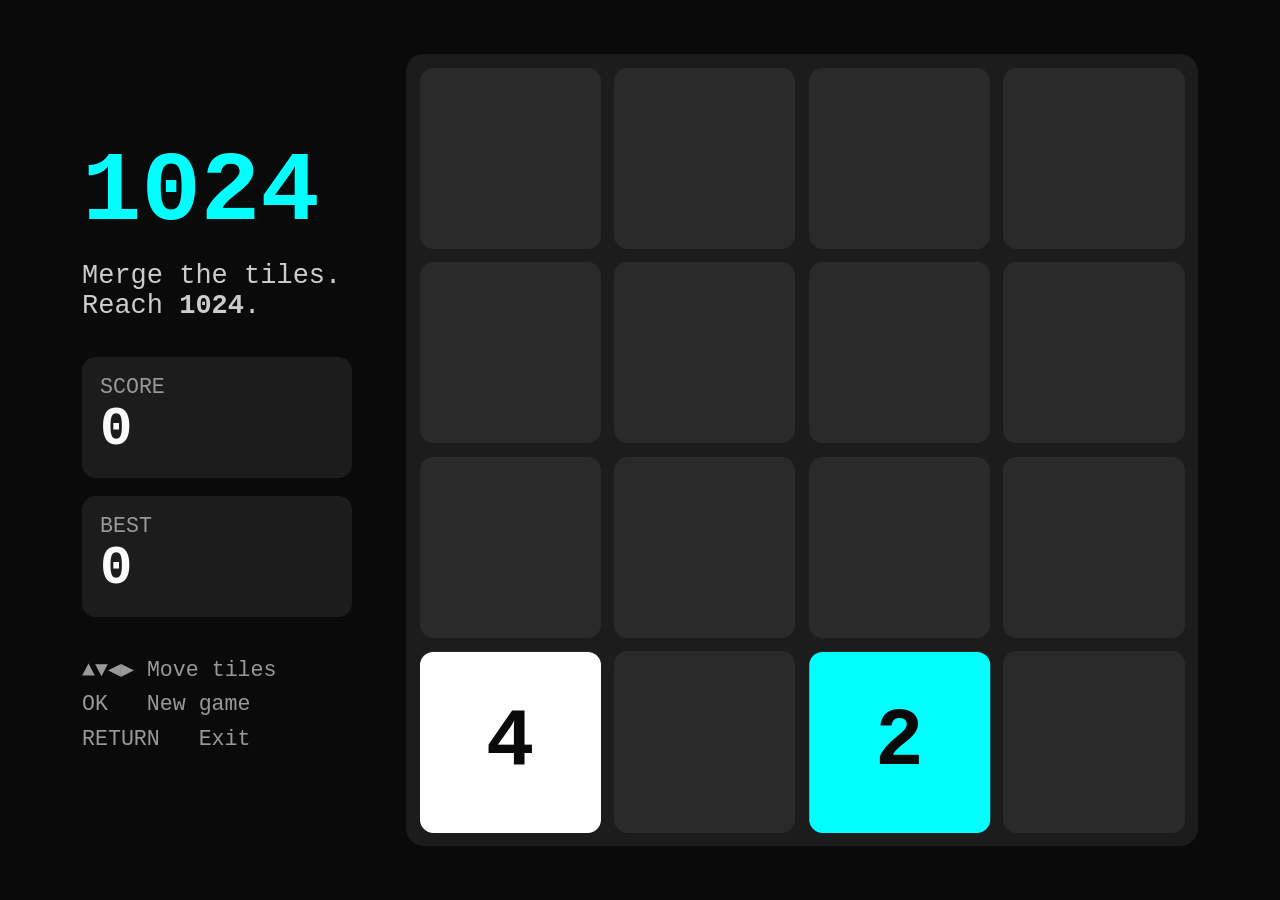
<file: tizen/index.html>
<!DOCTYPE html>
<html lang="en">
<head>
<meta charset="utf-8">
<title>Game 1024</title>
<meta name="viewport" content="width=device-width, initial-scale=1">
<link rel="stylesheet" href="style.css">
</head>
<body>
<div id="app">
  <div id="side">
    <h1>1024</h1>
    <p class="tag">Merge the tiles. Reach <b>1024</b>.</p>
    <div class="box"><span>SCORE</span><strong id="score">0</strong></div>
    <div class="box"><span>BEST</span><strong id="best">0</strong></div>
    <p class="help">&#9650;&#9660;&#9664;&#9654; Move tiles<br>OK&nbsp;&nbsp; New game<br>RETURN&nbsp;&nbsp; Exit</p>
  </div>
  <div id="board"></div>
  <div id="exit" class="hidden"><div><h2>EXIT GAME?</h2><p>Press OK to exit.&nbsp;&nbsp;Press RETURN to go back.</p></div></div>
  <div id="overlay" class="hidden"><div><h2 id="ov-title"></h2><p id="ov-text"></p></div></div>
</div>
<script src="game.js"></script>
</body>
</html>
</file>
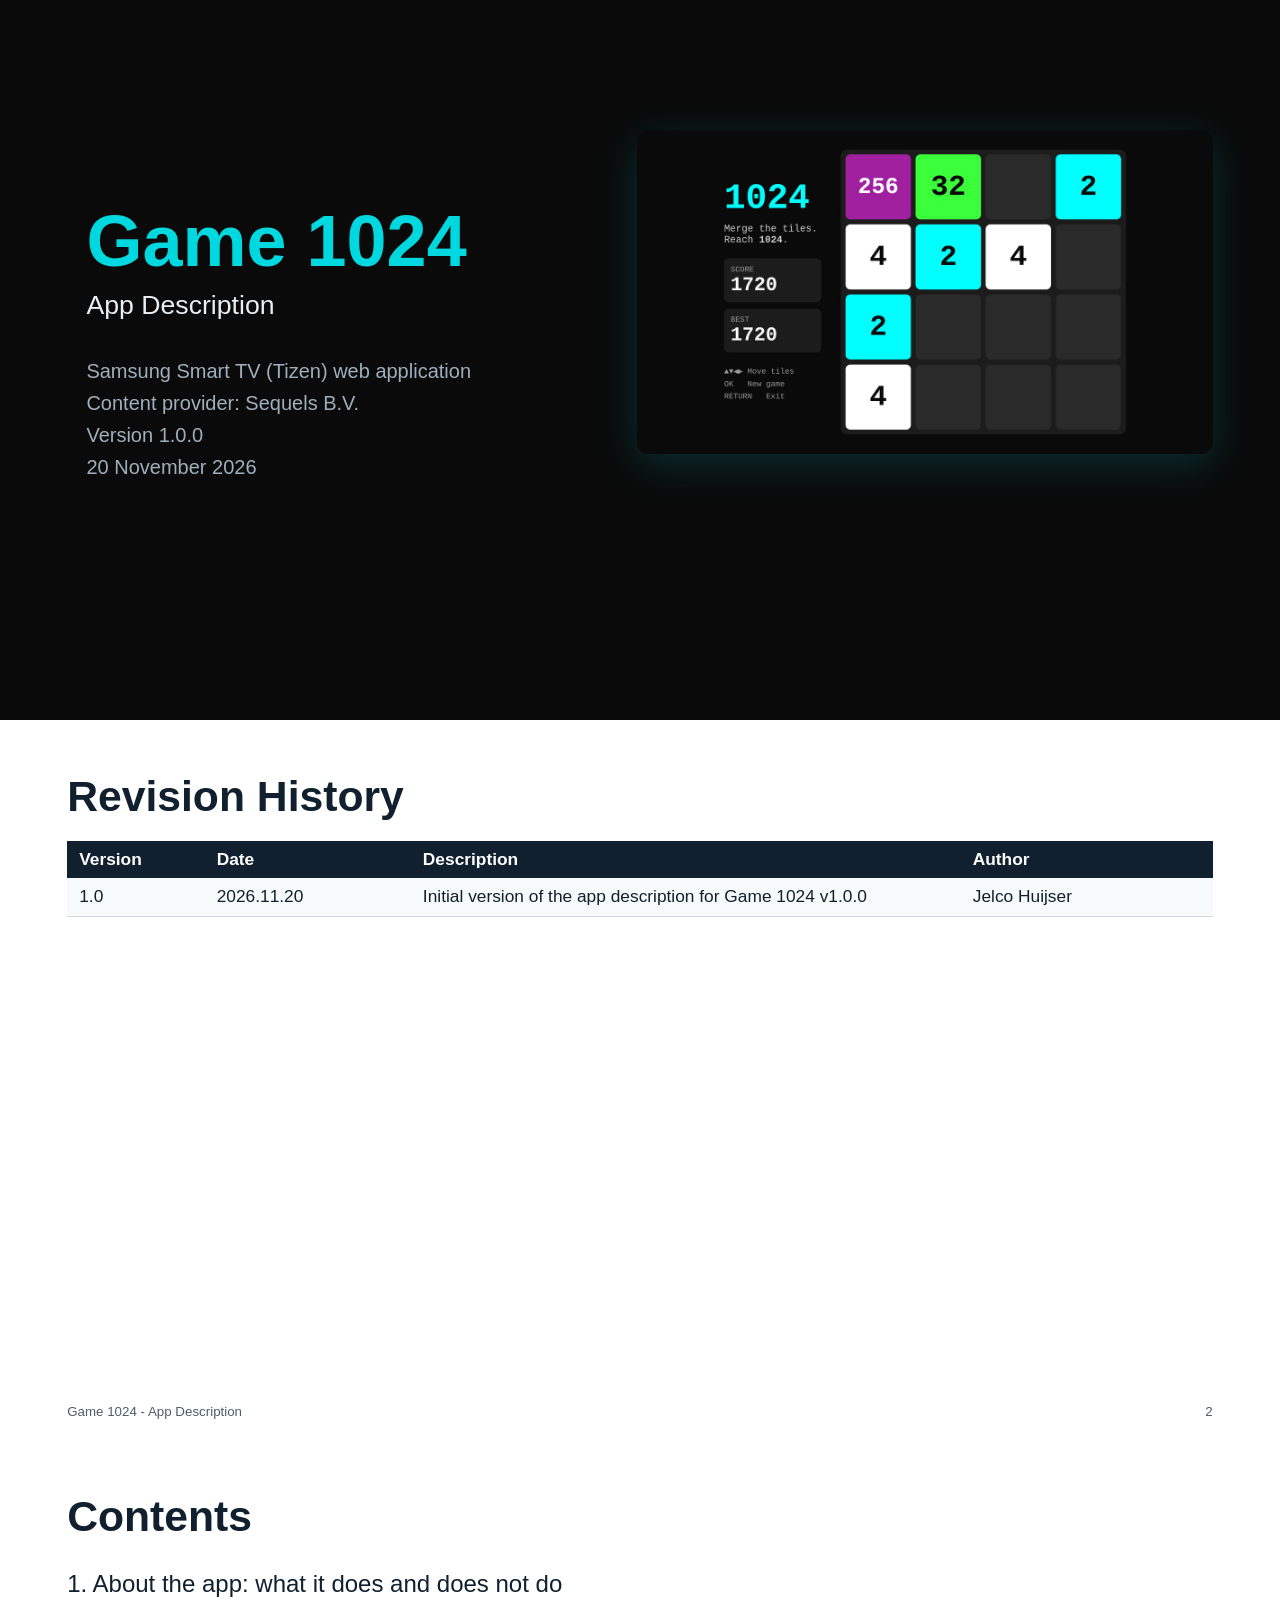
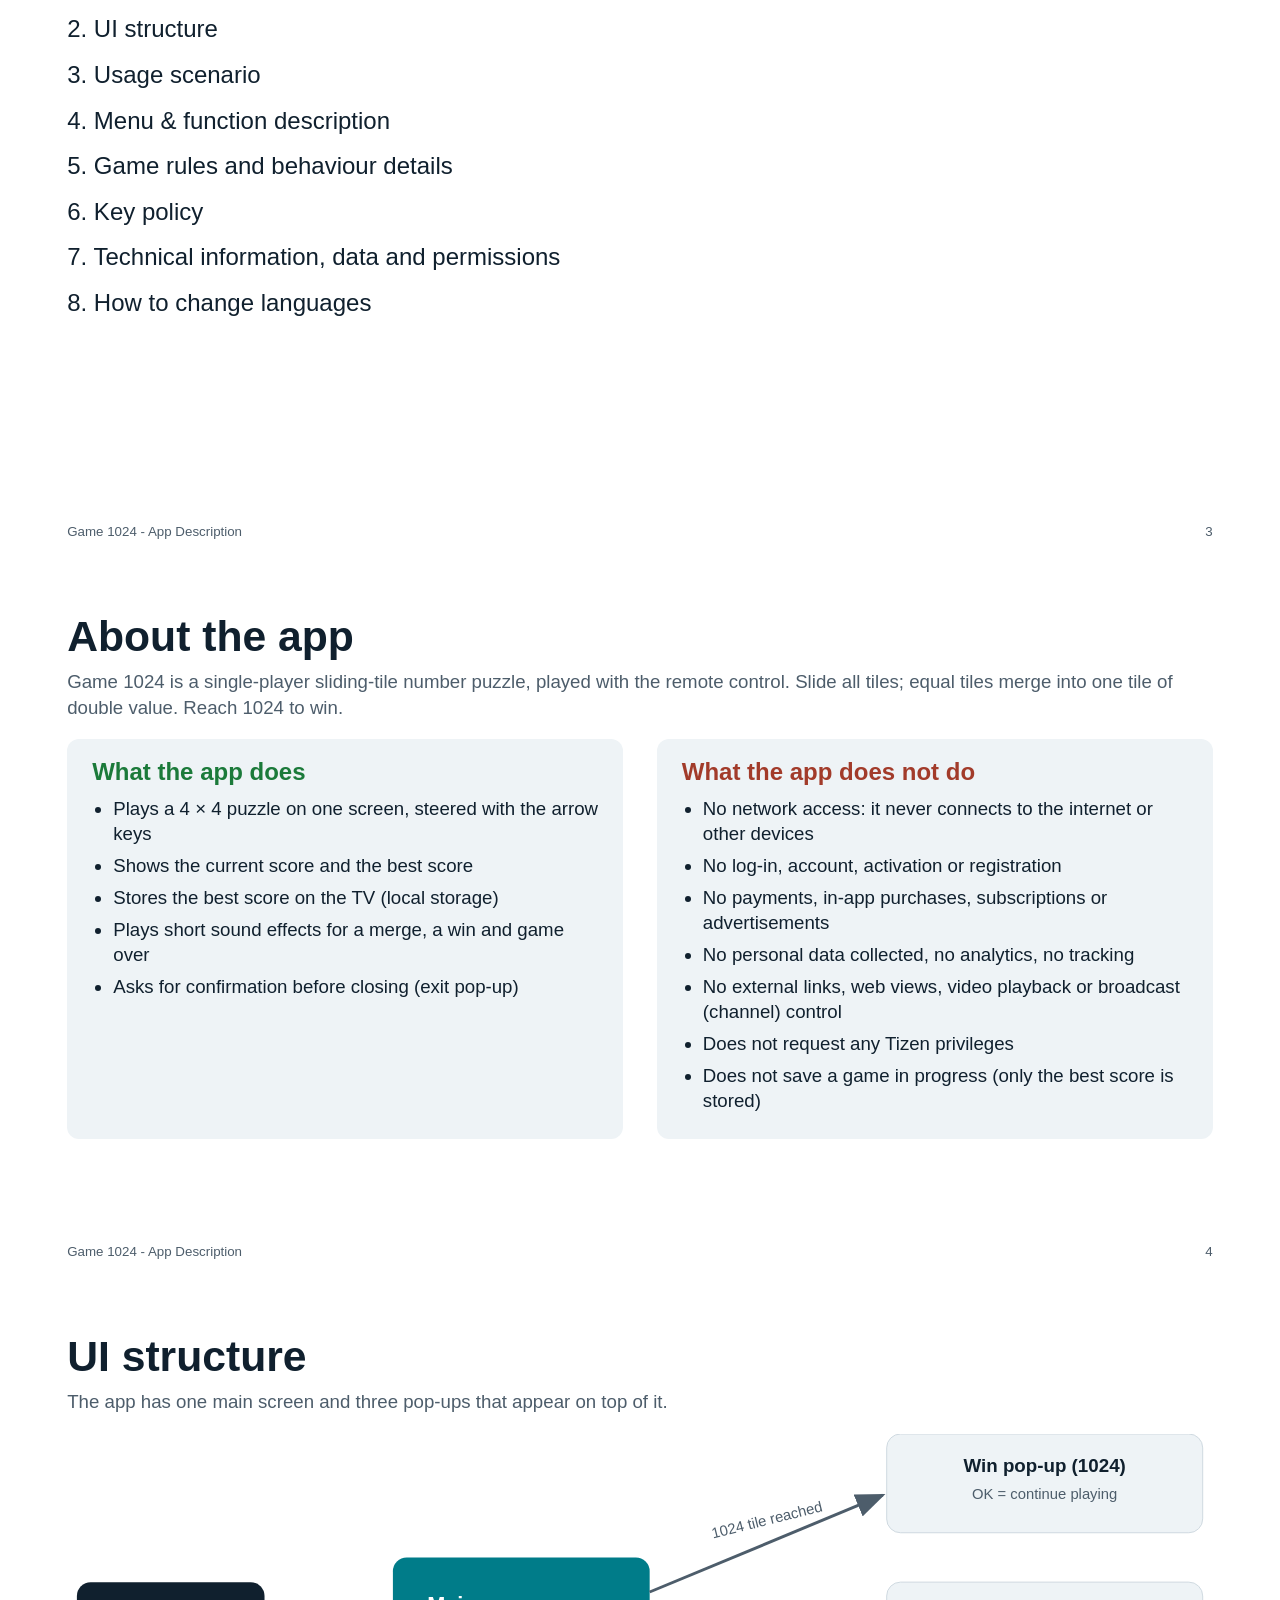
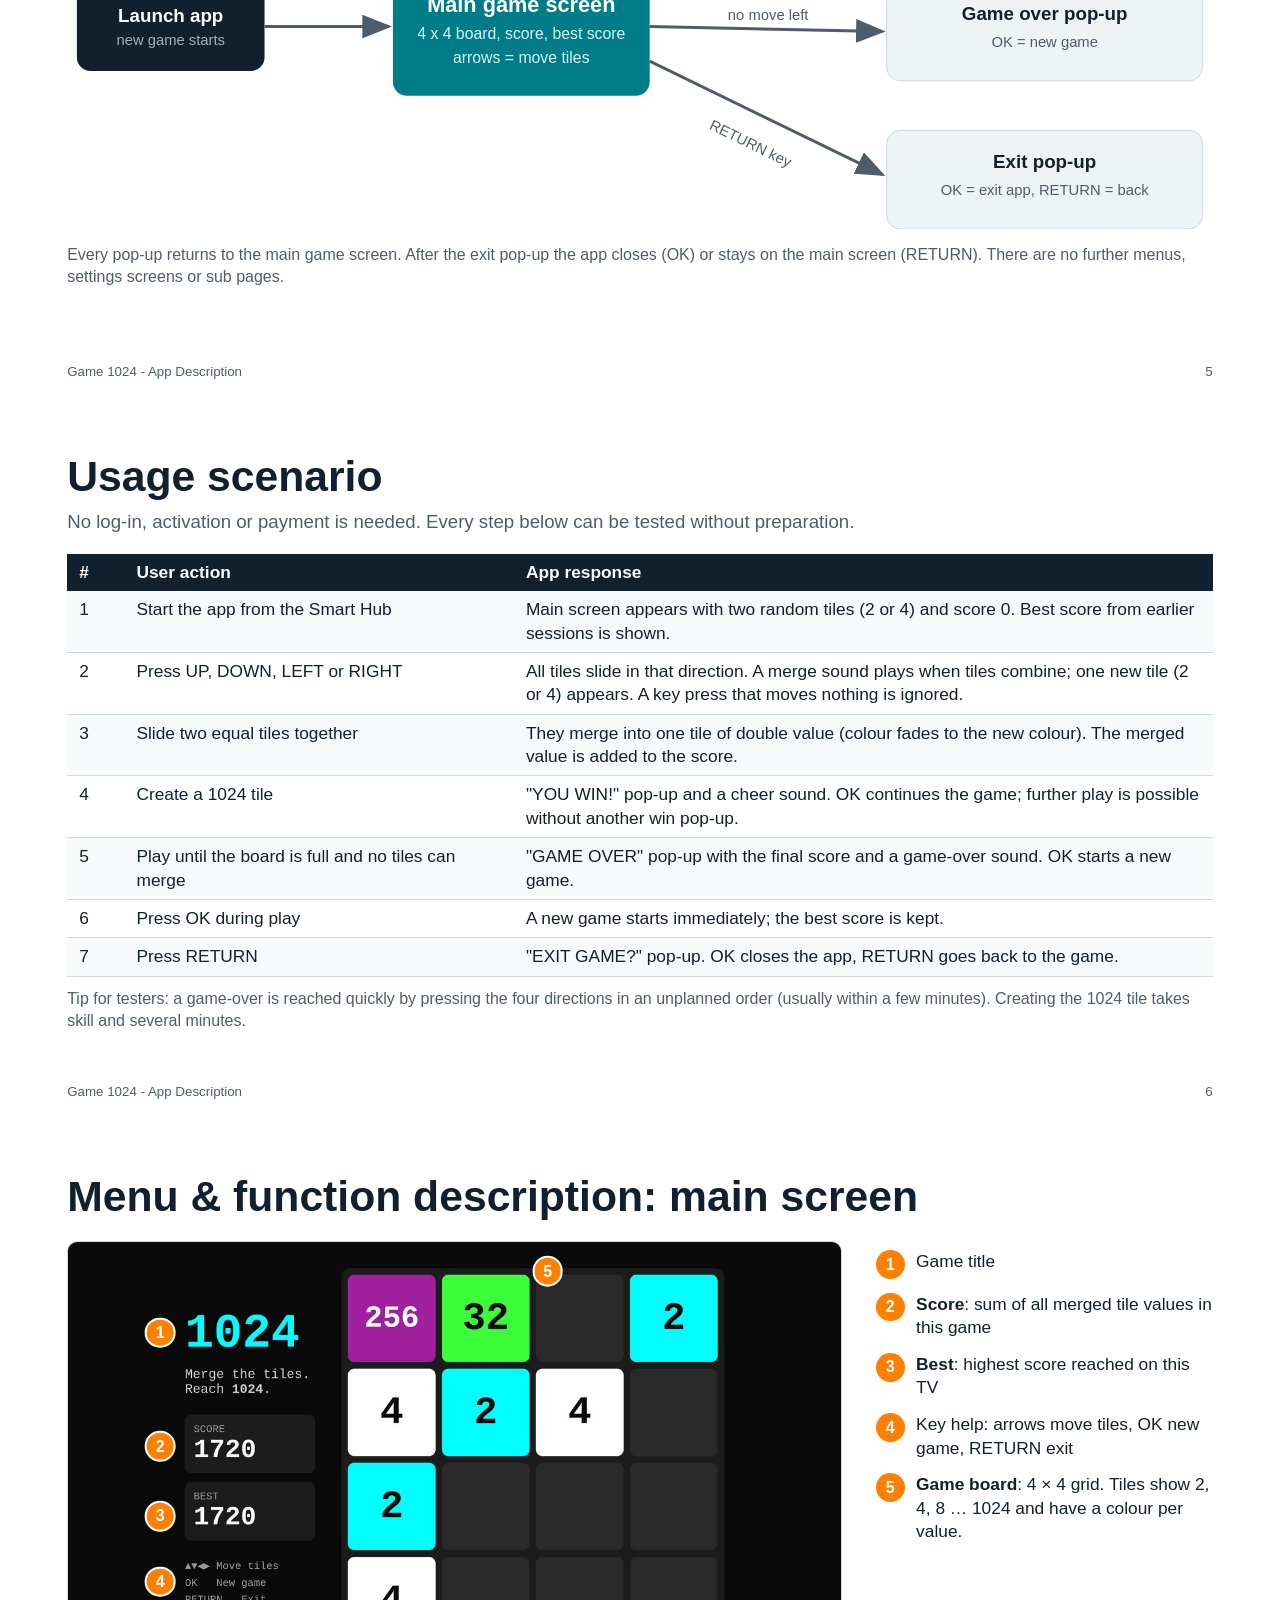
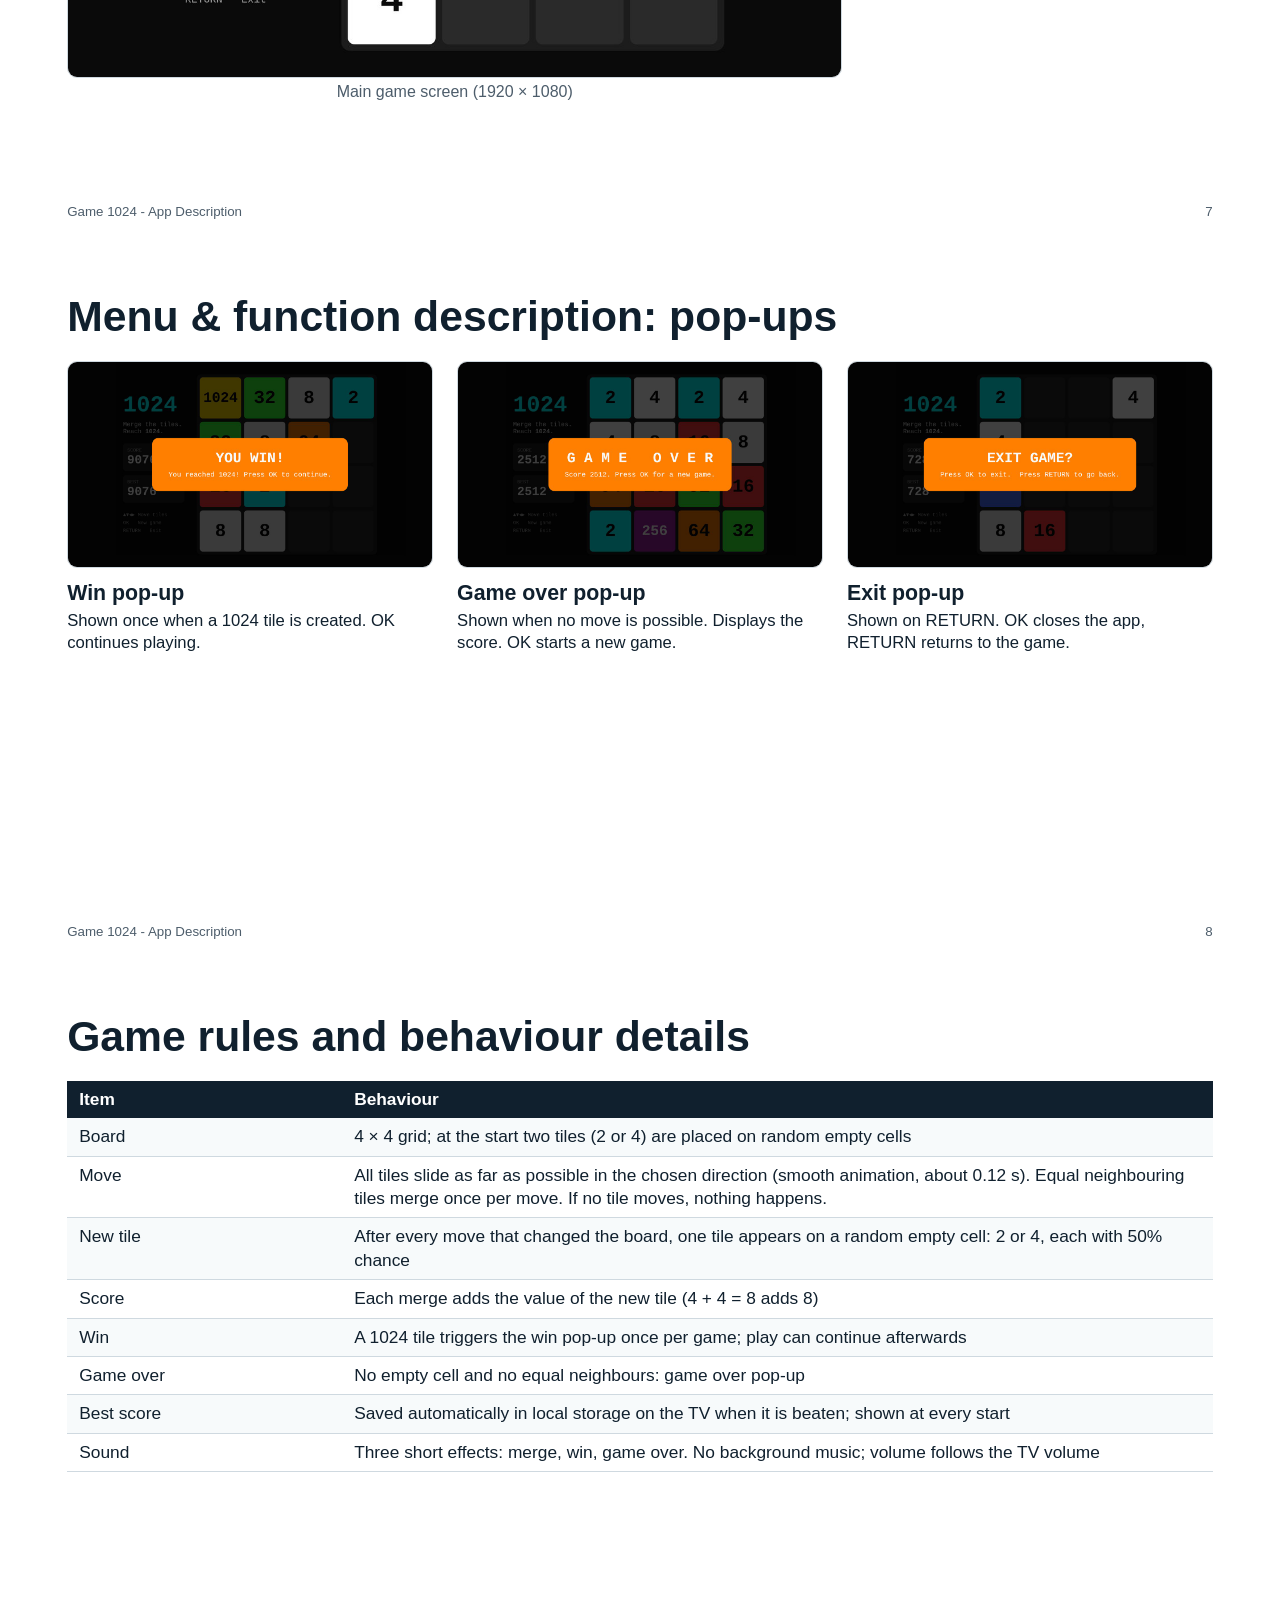
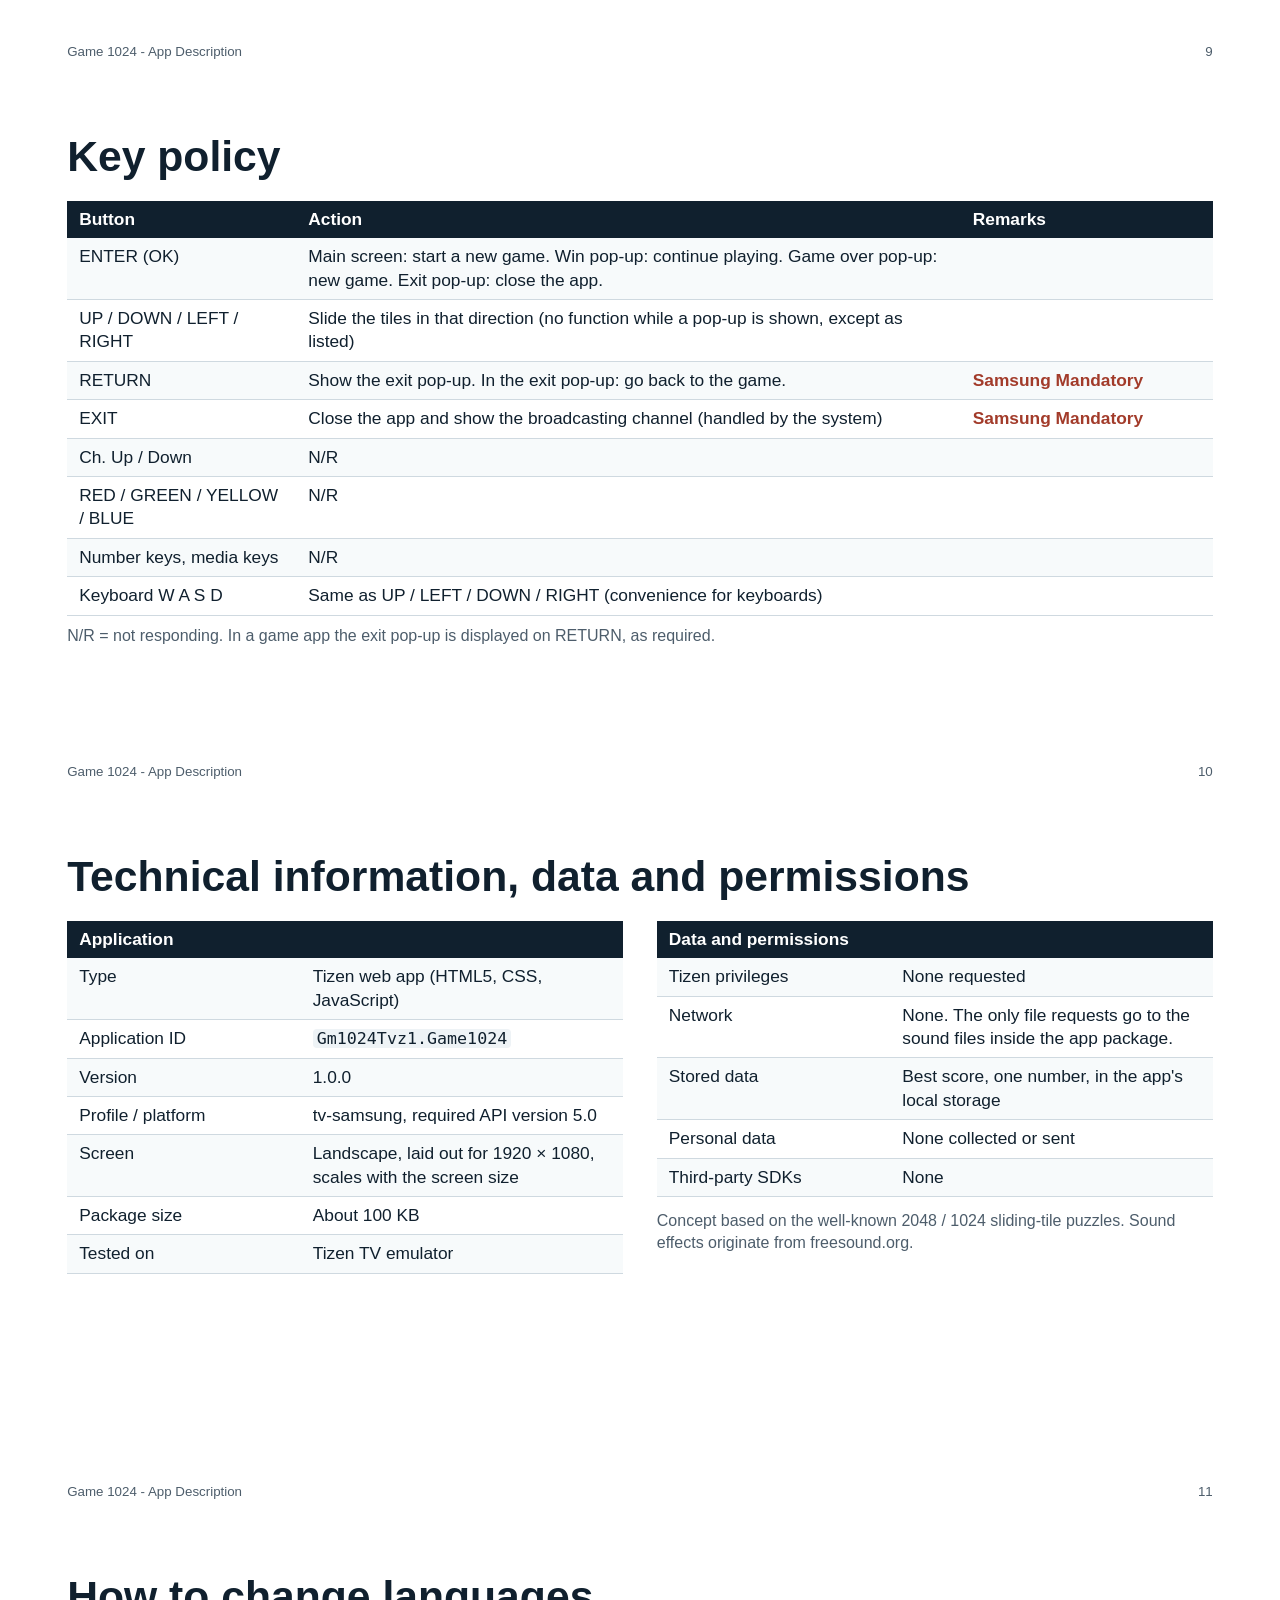
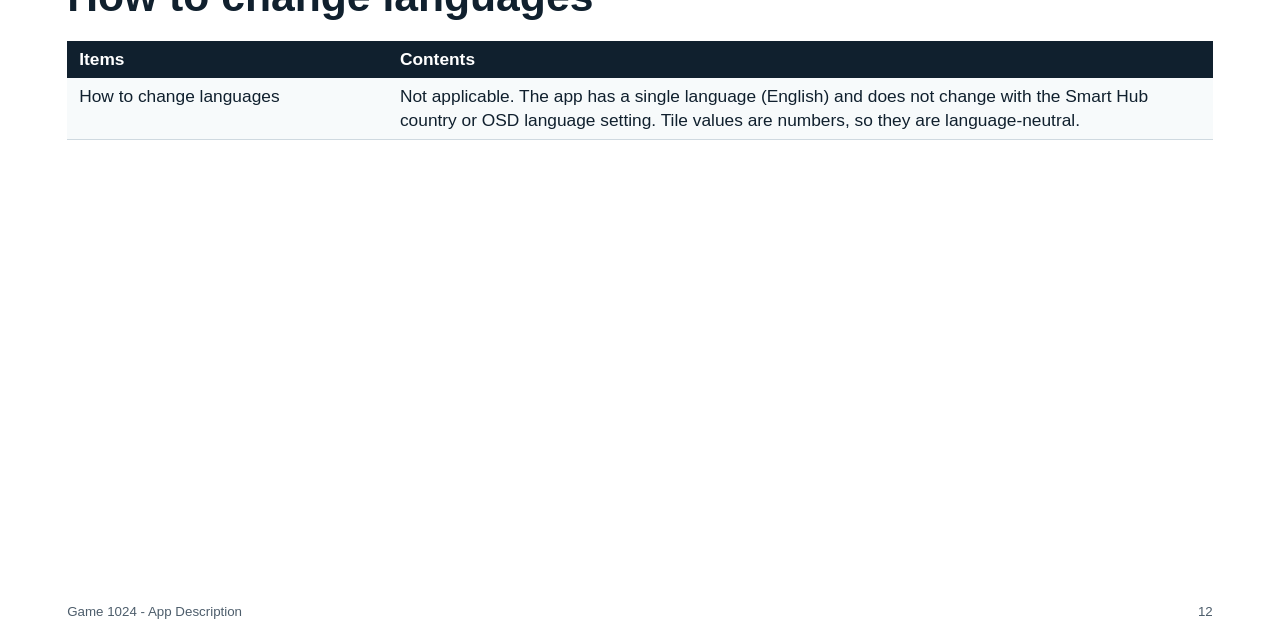
<file: store_assets/app_description/index.html>
<!DOCTYPE html>
<html lang="en">
<head>
<meta charset="utf-8">
<title>Game 1024 - App Description</title>
<style>
@page { size: 13.333in 7.5in; margin: 0; }
:root { --ink:#10202e; --muted:#4d5d6b; --teal:#007c89; --cyan:#00d8e0; --card:#eef3f6; --line:#cfd9e0; --dark:#0a0a0a; }
* { box-sizing: border-box; margin: 0; padding: 0; }
html, body { background: #fff; color: var(--ink); font-family: "Liberation Sans", Arial, Helvetica, sans-serif; }
.page { width: 13.333in; height: 7.5in; padding: .55in .7in .5in; position: relative; overflow: hidden; page-break-after: always; break-after: page; background:#fff; }
.page:last-child { page-break-after: auto; break-after: auto; }
h1 { font-size: 32pt; line-height: 1.1; margin-bottom: .22in; }
h2 { font-size: 18pt; margin-bottom: .1in; color: var(--teal); }
p, li, td, th { font-size: 14pt; line-height: 1.35; }
.sub { font-size: 14pt; color: var(--muted); margin-top: -.12in; margin-bottom: .2in; }
.foot { position: absolute; left: .7in; right: .7in; bottom: .22in; font-size: 10pt; color: var(--muted); display: flex; justify-content: space-between; }
code { font-family: "DejaVu Sans Mono", monospace; font-size: 12.5pt; background: var(--card); padding: 0 4px; border-radius: 4px; }

/* cover */
.cover { background: var(--dark); color: #fff; padding: 0; }
.cover .txt { position: absolute; left: .9in; top: 2.1in; width: 5.6in; }
.cover h1 { font-size: 54pt; color: var(--cyan); margin-bottom: .1in; }
.cover .k { font-size: 20pt; color: #e8eef2; margin-bottom: .35in; }
.cover .m { font-size: 15pt; color: #9fb0bc; line-height: 1.6; }
.cover img { position: absolute; right: .7in; top: 1.35in; width: 6.0in; border-radius: 12px; box-shadow: 0 10px 40px rgba(0,216,224,.18); }

table { border-collapse: collapse; width: 100%; }
th { text-align: left; background: var(--ink); color: #fff; padding: 7px 12px; font-size: 13pt; }
td { padding: 7px 12px; border-bottom: 1px solid var(--line); vertical-align: top; font-size: 13pt; }
tr:nth-child(even) td { background: #f7fafb; }
.cols { display: flex; gap: .35in; }
.cols > div { flex: 1; }
.card { background: var(--card); border-radius: 12px; padding: .2in .26in; }
.card ul { padding-left: .22in; }
.card li { margin-bottom: .07in; }
.yes h2 { color: #1b7a3a; } .no h2 { color: #a23b2a; }
.num { display: inline-flex; width: .3in; height: .3in; border-radius: 50%; background: var(--teal); color: #fff; font-weight: bold; font-size: 12pt; align-items: center; justify-content: center; }
.small { font-size: 12pt; color: var(--muted); }
.mand { color: #a23b2a; font-weight: bold; }

/* shots with callouts */
.shot { position: relative; }
.shot img { width: 100%; display: block; border-radius: 10px; border: 1px solid var(--line); }
.badge { position: absolute; width: .32in; height: .32in; border-radius: 50%; background: #ff7f00; color: #fff; font-weight: bold; font-size: 12pt; display: flex; align-items: center; justify-content: center; transform: translate(-50%,-50%); border: 2px solid #fff; }
.cap { font-size: 12pt; color: var(--muted); margin-top: .06in; text-align: center; }
.legend p { margin-bottom: .14in; font-size: 13pt; display: flex; align-items: flex-start; gap: .12in; }
.legend p .num { flex: none; }
.legend .num { background: #ff7f00; }
.three { display: flex; gap: .25in; }
.three > div { flex: 1; }
.three img { width: 100%; border-radius: 10px; border: 1px solid var(--line); }
.three h2 { font-size: 16pt; margin: .1in 0 .04in; color: var(--ink); }
.three p { font-size: 12.5pt; }

/* flow */
.flow { width: 100%; }
.flow text { font-family: "Liberation Sans", Arial, sans-serif; }
</style>
</head>
<body>

<!-- 1 cover -->
<section class="page cover">
  <div class="txt">
    <h1>Game 1024</h1>
    <div class="k">App Description</div>
    <div class="m">Samsung Smart TV (Tizen) web application<br>Content provider: Sequels B.V.<br>Version 1.0.0<br>20 November 2026</div>
  </div>
  <img src="img/d2_mid.jpg" alt="Game 1024 main screen">
</section>

<!-- 2 revision -->
<section class="page">
  <h1>Revision History</h1>
  <table>
    <tr><th style="width:12%">Version</th><th style="width:18%">Date</th><th>Description</th><th style="width:22%">Author</th></tr>
    <tr><td>1.0</td><td>2026.11.20</td><td>Initial version of the app description for Game 1024 v1.0.0</td><td>Jelco Huijser</td></tr>
  </table>
  <div class="foot"><span>Game 1024 - App Description</span><span>2</span></div>
</section>

<!-- 3 contents -->
<section class="page">
  <h1>Contents</h1>
  <div style="font-size:18pt; line-height:1.9">
    1. About the app: what it does and does not do<br>
    2. UI structure<br>
    3. Usage scenario<br>
    4. Menu &amp; function description<br>
    5. Game rules and behaviour details<br>
    6. Key policy<br>
    7. Technical information, data and permissions<br>
    8. How to change languages
  </div>
  <div class="foot"><span>Game 1024 - App Description</span><span>3</span></div>
</section>

<!-- 4 about -->
<section class="page">
  <h1>About the app</h1>
  <p class="sub">Game 1024 is a single-player sliding-tile number puzzle, played with the remote control. Slide all tiles; equal tiles merge into one tile of double value. Reach 1024 to win.</p>
  <div class="cols">
    <div class="card yes">
      <h2>What the app does</h2>
      <ul>
        <li>Plays a 4 &times; 4 puzzle on one screen, steered with the arrow keys</li>
        <li>Shows the current score and the best score</li>
        <li>Stores the best score on the TV (local storage)</li>
        <li>Plays short sound effects for a merge, a win and game over</li>
        <li>Asks for confirmation before closing (exit pop-up)</li>
      </ul>
    </div>
    <div class="card no">
      <h2>What the app does not do</h2>
      <ul>
        <li>No network access: it never connects to the internet or other devices</li>
        <li>No log-in, account, activation or registration</li>
        <li>No payments, in-app purchases, subscriptions or advertisements</li>
        <li>No personal data collected, no analytics, no tracking</li>
        <li>No external links, web views, video playback or broadcast (channel) control</li>
        <li>Does not request any Tizen privileges</li>
        <li>Does not save a game in progress (only the best score is stored)</li>
      </ul>
    </div>
  </div>
  <div class="foot"><span>Game 1024 - App Description</span><span>4</span></div>
</section>

<!-- 5 UI structure -->
<section class="page">
  <h1>UI structure</h1>
  <p class="sub">The app has one main screen and three pop-ups that appear on top of it.</p>
  <svg class="flow" viewBox="0 0 1160 400" xmlns="http://www.w3.org/2000/svg">
    <defs><marker id="a" markerWidth="10" markerHeight="8" refX="9" refY="4" orient="auto"><path d="M0,0 L10,4 L0,8 z" fill="#4d5d6b"/></marker></defs>
    <g font-size="19" text-anchor="middle">
      <rect x="10" y="150" width="190" height="90" rx="14" fill="#10202e"/>
      <text x="105" y="190" fill="#fff" font-weight="bold">Launch app</text><text x="105" y="214" fill="#9fb0bc" font-size="15">new game starts</text>

      <rect x="330" y="125" width="260" height="140" rx="14" fill="#007c89"/>
      <text x="460" y="180" fill="#fff" font-weight="bold" font-size="22">Main game screen</text>
      <text x="460" y="208" fill="#d7f3f5" font-size="16">4 x 4 board, score, best score</text>
      <text x="460" y="232" fill="#d7f3f5" font-size="16">arrows = move tiles</text>

      <rect x="830" y="0" width="320" height="100" rx="14" fill="#eef3f6" stroke="#cfd9e0"/>
      <text x="990" y="38" fill="#10202e" font-weight="bold">Win pop-up (1024)</text><text x="990" y="66" fill="#4d5d6b" font-size="15">OK = continue playing</text>

      <rect x="830" y="150" width="320" height="100" rx="14" fill="#eef3f6" stroke="#cfd9e0"/>
      <text x="990" y="188" fill="#10202e" font-weight="bold">Game over pop-up</text><text x="990" y="216" fill="#4d5d6b" font-size="15">OK = new game</text>

      <rect x="830" y="300" width="320" height="100" rx="14" fill="#eef3f6" stroke="#cfd9e0"/>
      <text x="990" y="338" fill="#10202e" font-weight="bold">Exit pop-up</text><text x="990" y="366" fill="#4d5d6b" font-size="15">OK = exit app, RETURN = back</text>
    </g>
    <g stroke="#4d5d6b" stroke-width="3" fill="none" marker-end="url(#a)">
      <line x1="200" y1="195" x2="326" y2="195"/>
      <line x1="590" y1="160" x2="826" y2="62"/>
      <line x1="590" y1="195" x2="826" y2="200"/>
      <line x1="590" y1="230" x2="826" y2="345"/>
    </g>
    <g font-size="15" fill="#4d5d6b" text-anchor="middle"><text x="710" y="92" transform="rotate(-14 710 92)">1024 tile reached</text><text x="710" y="188">no move left</text><text x="690" y="318" transform="rotate(26 690 318)">RETURN key</text></g>
  </svg>
  <p class="small" style="margin-top:.12in">Every pop-up returns to the main game screen. After the exit pop-up the app closes (OK) or stays on the main screen (RETURN). There are no further menus, settings screens or sub pages.</p>
  <div class="foot"><span>Game 1024 - App Description</span><span>5</span></div>
</section>

<!-- 6 usage scenario -->
<section class="page">
  <h1>Usage scenario</h1>
  <p class="sub">No log-in, activation or payment is needed. Every step below can be tested without preparation.</p>
  <table>
    <tr><th style="width:5%">#</th><th style="width:34%">User action</th><th>App response</th></tr>
    <tr><td>1</td><td>Start the app from the Smart Hub</td><td>Main screen appears with two random tiles (2 or 4) and score 0. Best score from earlier sessions is shown.</td></tr>
    <tr><td>2</td><td>Press UP, DOWN, LEFT or RIGHT</td><td>All tiles slide in that direction. A merge sound plays when tiles combine; one new tile (2 or 4) appears. A key press that moves nothing is ignored.</td></tr>
    <tr><td>3</td><td>Slide two equal tiles together</td><td>They merge into one tile of double value (colour fades to the new colour). The merged value is added to the score.</td></tr>
    <tr><td>4</td><td>Create a 1024 tile</td><td>"YOU WIN!" pop-up and a cheer sound. OK continues the game; further play is possible without another win pop-up.</td></tr>
    <tr><td>5</td><td>Play until the board is full and no tiles can merge</td><td>"GAME OVER" pop-up with the final score and a game-over sound. OK starts a new game.</td></tr>
    <tr><td>6</td><td>Press OK during play</td><td>A new game starts immediately; the best score is kept.</td></tr>
    <tr><td>7</td><td>Press RETURN</td><td>"EXIT GAME?" pop-up. OK closes the app, RETURN goes back to the game.</td></tr>
  </table>
  <p class="small" style="margin-top:.12in">Tip for testers: a game-over is reached quickly by pressing the four directions in an unplanned order (usually within a few minutes). Creating the 1024 tile takes skill and several minutes.</p>
  <div class="foot"><span>Game 1024 - App Description</span><span>6</span></div>
</section>

<!-- 7 main screen -->
<section class="page">
  <h1>Menu &amp; function description: main screen</h1>
  <div class="cols">
    <div style="flex:2.3">
      <div class="shot">
        <img src="img/d2_mid.jpg" alt="Main game screen">
        <div class="badge" style="left:12%;top:21%">1</div>
        <div class="badge" style="left:12%;top:47%">2</div>
        <div class="badge" style="left:12%;top:63%">3</div>
        <div class="badge" style="left:12%;top:78%">4</div>
        <div class="badge" style="left:62%;top:7%">5</div>
      </div>
      <div class="cap">Main game screen (1920 &times; 1080)</div>
    </div>
    <div class="legend" style="flex:1; padding-top:.1in">
      <p><span class="num">1</span><span>Game title</span></p>
      <p><span class="num">2</span><span><b>Score</b>: sum of all merged tile values in this game</span></p>
      <p><span class="num">3</span><span><b>Best</b>: highest score reached on this TV</span></p>
      <p><span class="num">4</span><span>Key help: arrows move tiles, OK new game, RETURN exit</span></p>
      <p><span class="num">5</span><span><b>Game board</b>: 4 &times; 4 grid. Tiles show 2, 4, 8 &hellip; 1024 and have a colour per value.</span></p>
    </div>
  </div>
  <div class="foot"><span>Game 1024 - App Description</span><span>7</span></div>
</section>

<!-- 8 popups -->
<section class="page">
  <h1>Menu &amp; function description: pop-ups</h1>
  <div class="three">
    <div><img src="img/d4_win.jpg" alt="Win pop-up"><h2>Win pop-up</h2><p>Shown once when a 1024 tile is created. OK continues playing.</p></div>
    <div><img src="img/d5_over.jpg" alt="Game over pop-up"><h2>Game over pop-up</h2><p>Shown when no move is possible. Displays the score. OK starts a new game.</p></div>
    <div><img src="img/d3_exit.jpg" alt="Exit pop-up"><h2>Exit pop-up</h2><p>Shown on RETURN. OK closes the app, RETURN returns to the game.</p></div>
  </div>
  <div class="foot"><span>Game 1024 - App Description</span><span>8</span></div>
</section>

<!-- 9 rules -->
<section class="page">
  <h1>Game rules and behaviour details</h1>
  <table>
    <tr><th style="width:24%">Item</th><th>Behaviour</th></tr>
    <tr><td>Board</td><td>4 &times; 4 grid; at the start two tiles (2 or 4) are placed on random empty cells</td></tr>
    <tr><td>Move</td><td>All tiles slide as far as possible in the chosen direction (smooth animation, about 0.12 s). Equal neighbouring tiles merge once per move. If no tile moves, nothing happens.</td></tr>
    <tr><td>New tile</td><td>After every move that changed the board, one tile appears on a random empty cell: 2 or 4, each with 50% chance</td></tr>
    <tr><td>Score</td><td>Each merge adds the value of the new tile (4 + 4 = 8 adds 8)</td></tr>
    <tr><td>Win</td><td>A 1024 tile triggers the win pop-up once per game; play can continue afterwards</td></tr>
    <tr><td>Game over</td><td>No empty cell and no equal neighbours: game over pop-up</td></tr>
    <tr><td>Best score</td><td>Saved automatically in local storage on the TV when it is beaten; shown at every start</td></tr>
    <tr><td>Sound</td><td>Three short effects: merge, win, game over. No background music; volume follows the TV volume</td></tr>
  </table>
  <div class="foot"><span>Game 1024 - App Description</span><span>9</span></div>
</section>

<!-- 10 key policy -->
<section class="page">
  <h1>Key policy</h1>
  <table>
    <tr><th style="width:20%">Button</th><th>Action</th><th style="width:22%">Remarks</th></tr>
    <tr><td>ENTER (OK)</td><td>Main screen: start a new game. Win pop-up: continue playing. Game over pop-up: new game. Exit pop-up: close the app.</td><td></td></tr>
    <tr><td>UP / DOWN / LEFT / RIGHT</td><td>Slide the tiles in that direction (no function while a pop-up is shown, except as listed)</td><td></td></tr>
    <tr><td>RETURN</td><td>Show the exit pop-up. In the exit pop-up: go back to the game.</td><td class="mand">Samsung Mandatory</td></tr>
    <tr><td>EXIT</td><td>Close the app and show the broadcasting channel (handled by the system)</td><td class="mand">Samsung Mandatory</td></tr>
    <tr><td>Ch. Up / Down</td><td>N/R</td><td></td></tr>
    <tr><td>RED / GREEN / YELLOW / BLUE</td><td>N/R</td><td></td></tr>
    <tr><td>Number keys, media keys</td><td>N/R</td><td></td></tr>
    <tr><td>Keyboard W A S D</td><td>Same as UP / LEFT / DOWN / RIGHT (convenience for keyboards)</td><td></td></tr>
  </table>
  <p class="small" style="margin-top:.1in">N/R = not responding. In a game app the exit pop-up is displayed on RETURN, as required.</p>
  <div class="foot"><span>Game 1024 - App Description</span><span>10</span></div>
</section>

<!-- 11 technical -->
<section class="page">
  <h1>Technical information, data and permissions</h1>
  <div class="cols">
    <div>
      <table>
        <tr><th colspan="2">Application</th></tr>
        <tr><td style="width:42%">Type</td><td>Tizen web app (HTML5, CSS, JavaScript)</td></tr>
        <tr><td>Application ID</td><td><code>Gm1024Tvz1.Game1024</code></td></tr>
        <tr><td>Version</td><td>1.0.0</td></tr>
        <tr><td>Profile / platform</td><td>tv-samsung, required API version 5.0</td></tr>
        <tr><td>Screen</td><td>Landscape, laid out for 1920 &times; 1080, scales with the screen size</td></tr>
        <tr><td>Package size</td><td>About 100 KB</td></tr>
        <tr><td>Tested on</td><td>Tizen TV emulator</td></tr>
      </table>
    </div>
    <div>
      <table>
        <tr><th colspan="2">Data and permissions</th></tr>
        <tr><td style="width:42%">Tizen privileges</td><td>None requested</td></tr>
        <tr><td>Network</td><td>None. The only file requests go to the sound files inside the app package.</td></tr>
        <tr><td>Stored data</td><td>Best score, one number, in the app's local storage</td></tr>
        <tr><td>Personal data</td><td>None collected or sent</td></tr>
        <tr><td>Third-party SDKs</td><td>None</td></tr>
      </table>
      <p class="small" style="margin-top:.14in">Concept based on the well-known 2048 / 1024 sliding-tile puzzles. Sound effects originate from freesound.org.</p>
    </div>
  </div>
  <div class="foot"><span>Game 1024 - App Description</span><span>11</span></div>
</section>

<!-- 12 languages -->
<section class="page">
  <h1>How to change languages</h1>
  <table>
    <tr><th style="width:28%">Items</th><th>Contents</th></tr>
    <tr><td>How to change languages</td><td>Not applicable. The app has a single language (English) and does not change with the Smart Hub country or OSD language setting. Tile values are numbers, so they are language-neutral.</td></tr>
  </table>
  <div class="foot"><span>Game 1024 - App Description</span><span>12</span></div>
</section>

</body>
</html>
</file>
<file: tizen/style.css>
* { box-sizing: border-box; margin: 0; padding: 0; }
html, body { width: 100%; height: 100%; background: #0a0a0a; color: #fafafa;
  font-family: "Courier New", monospace; overflow: hidden; }
#app { position: relative; width: 100vw; height: 100vh; display: flex;
  align-items: center; justify-content: center; gap: 6vmin; }
#side { width: 30vmin; }
h1 { font-size: 11vmin; color: #00ffff; line-height: 1; }
.tag { font-size: 3vmin; margin: 2vmin 0 4vmin; color: #ccc; }
.box { background: #1c1c1c; border-radius: 1.5vmin; padding: 2vmin; margin-bottom: 2vmin; }
.box span { display: block; font-size: 2.4vmin; color: #999; }
.box strong { font-size: 6vmin; }
.help { margin-top: 4vmin; font-size: 2.4vmin; color: #999; line-height: 1.6; }
#board { --cell: 20.125vmin; --step: 21.625vmin;
  position: relative; width: 88vmin; height: 88vmin; background: #1c1c1c; border-radius: 2vmin;
  padding: 1.5vmin; display: grid; grid-template-columns: repeat(4, 1fr);
  grid-template-rows: repeat(4, 1fr); gap: 1.5vmin; }
.cell { border-radius: 1.5vmin; background: #2a2a2a; }
#tiles { position: absolute; left: 1.5vmin; top: 1.5vmin; width: 85vmin; height: 85vmin; }
/* A tile is positioned with --r/--c; the transform transition makes it slide smoothly */
.tile { position: absolute; left: 0; top: 0; width: var(--cell); height: var(--cell);
  transform: translate(calc(var(--c) * var(--step)), calc(var(--r) * var(--step)));
  transition: transform .12s ease-in-out; }
.inner { width: 100%; height: 100%; border-radius: 1.5vmin; color: #0a0a0a; display: flex;
  align-items: center; justify-content: center; font-weight: bold; font-size: 9vmin; }
.inner.small { font-size: 7vmin; }
/* New tile appears after the slide has finished */
.inner.pop { animation: pop .15s ease-out .12s backwards; }
@keyframes pop { from { transform: scale(.6); } to { transform: scale(1); } }
:root { --c1:#00ffff; --c2:#ffffff; --c3:#e6e6e6; --c4:#ff3b3b; --c5:#3bff3b; --c6:#ff7f00;
        --c7:#4a6bff; --c8:#a020a0; --c9:#ff00ff; --c10:#ffd700; --c11:#ffd700; }
.v1  { background: var(--c1); }  .v2  { background: var(--c2); }  .v3  { background: var(--c3); }
.v4  { background: var(--c4); }  .v5  { background: var(--c5); }  .v6  { background: var(--c6); }
.v7  { background: var(--c7); color:#fff; }  .v8 { background: var(--c8); color:#fff; }
.v9  { background: var(--c9); }  .v10 { background: var(--c10); } .v11 { background: var(--c11); }
/* Merge: colour fades from the old tiles' colour to the new one, with a small pulse */
.inner.merge { animation: merge .3s ease-out; }
@keyframes merge {
  0%   { background: var(--from); transform: scale(1); }
  40%  { transform: scale(1.12); }
  100% { transform: scale(1); }
}
#overlay, #exit { position: absolute; inset: 0; background: rgba(0,0,0,.75); display: flex;
  align-items: center; justify-content: center; text-align: center; }
#overlay > div, #exit > div { background: #ff7f00; padding: 6vmin 8vmin; border-radius: 3vmin; }
#overlay h2, #exit h2 { font-size: 7vmin; margin-bottom: 2vmin; white-space: pre; }
#overlay p, #exit p { font-size: 3.4vmin; }
.hidden { display: none !important; }
</file>
